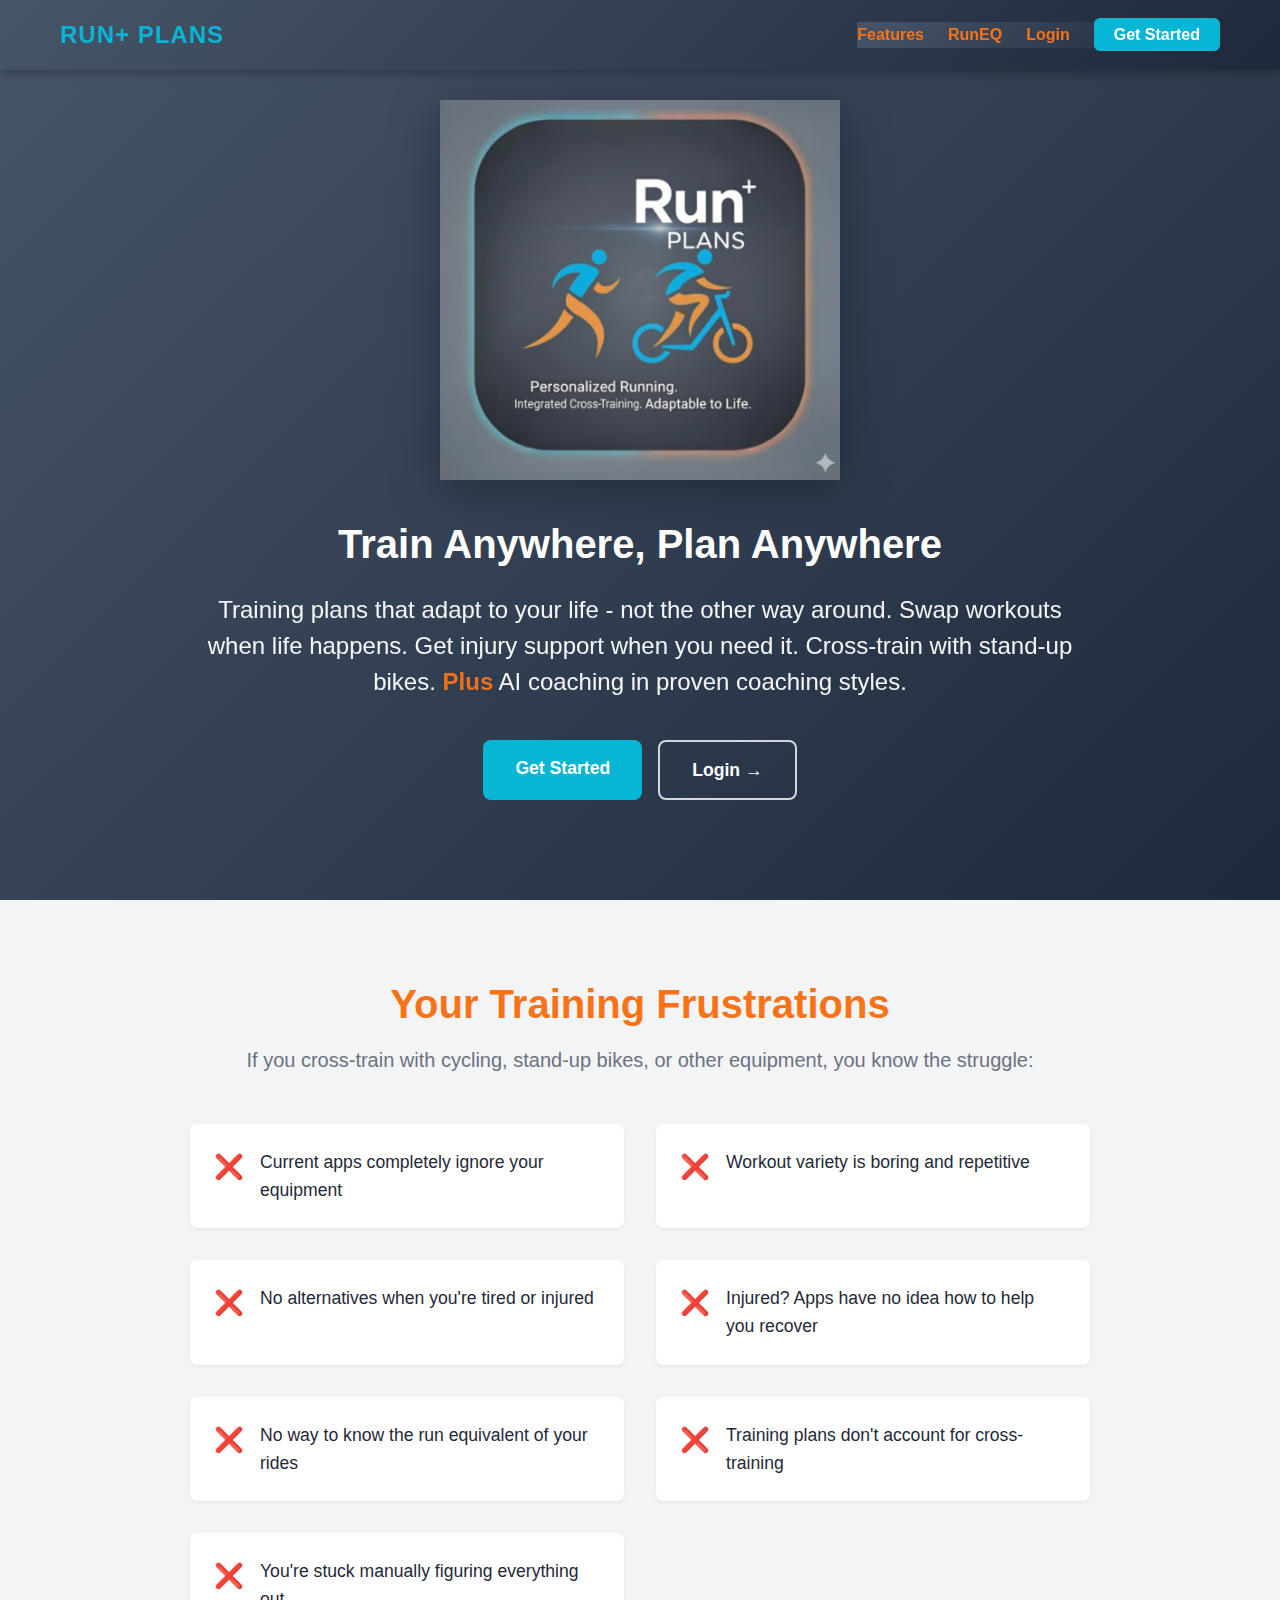
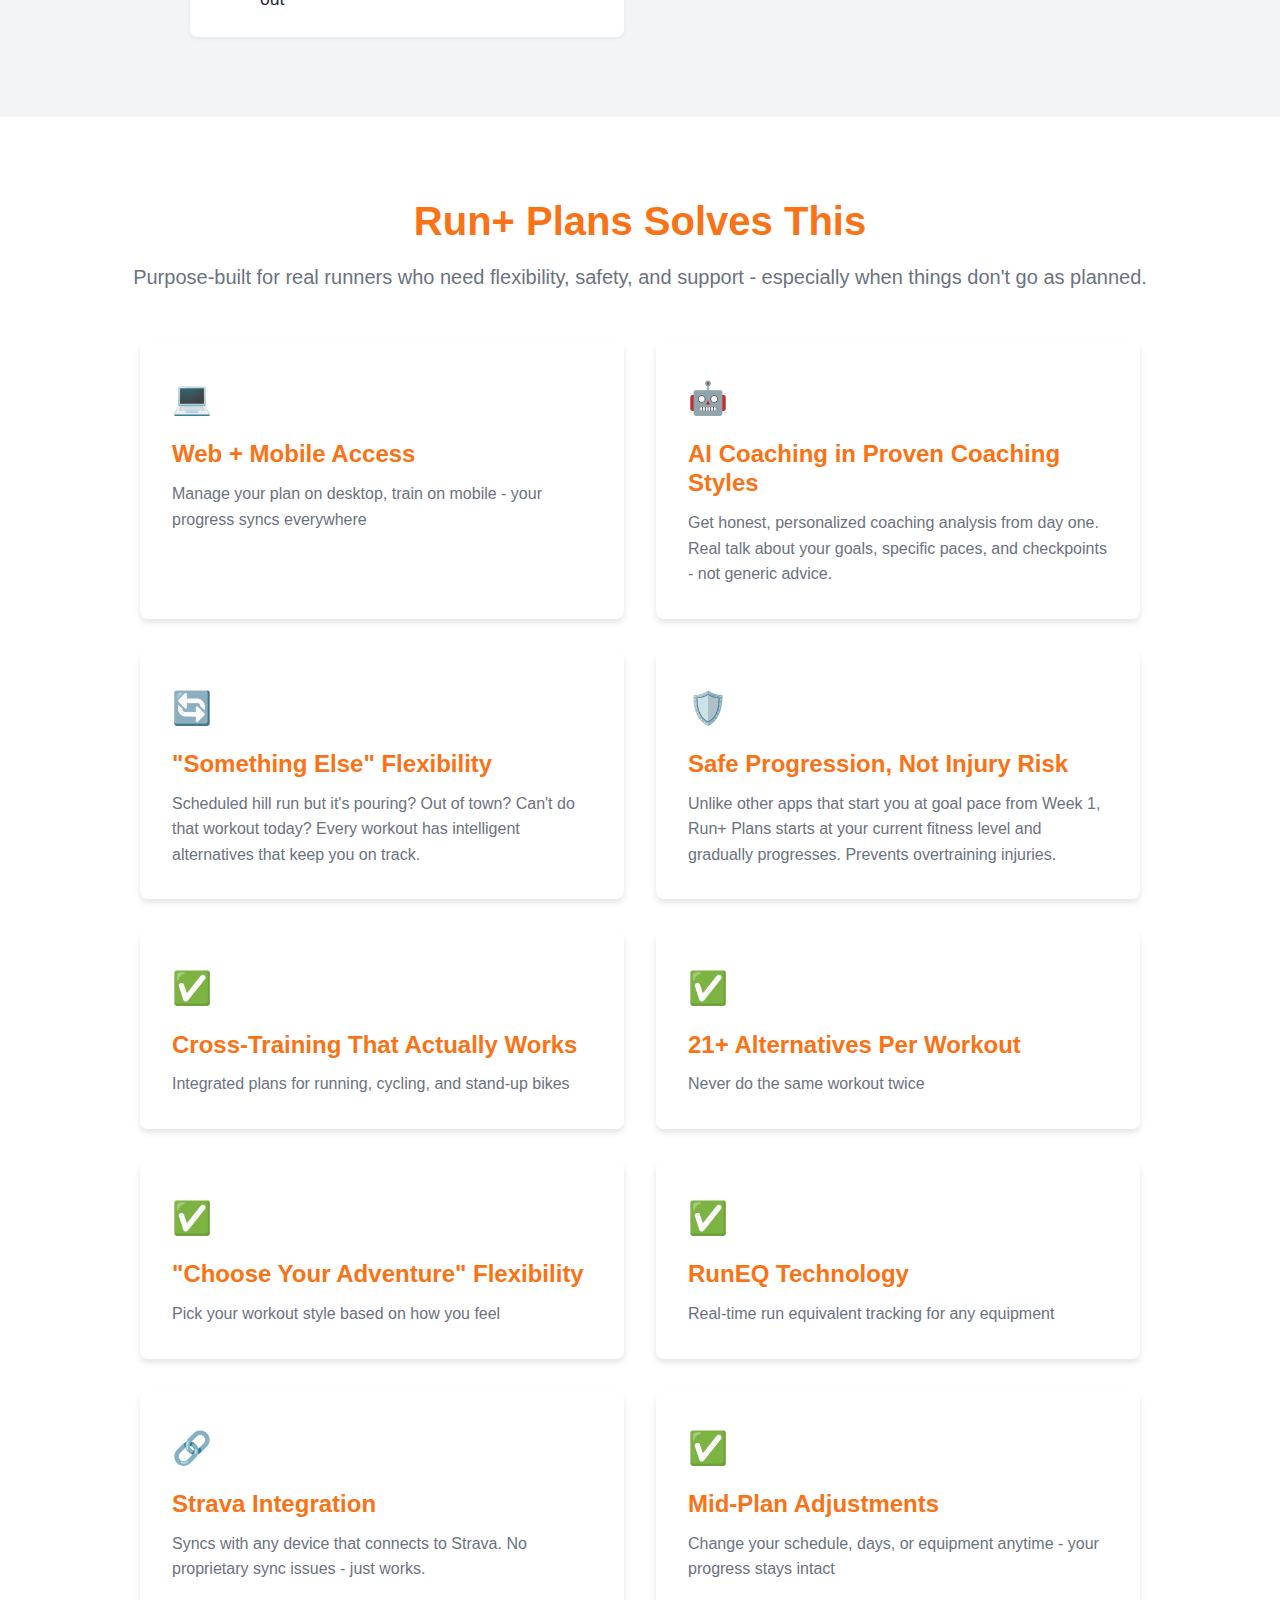
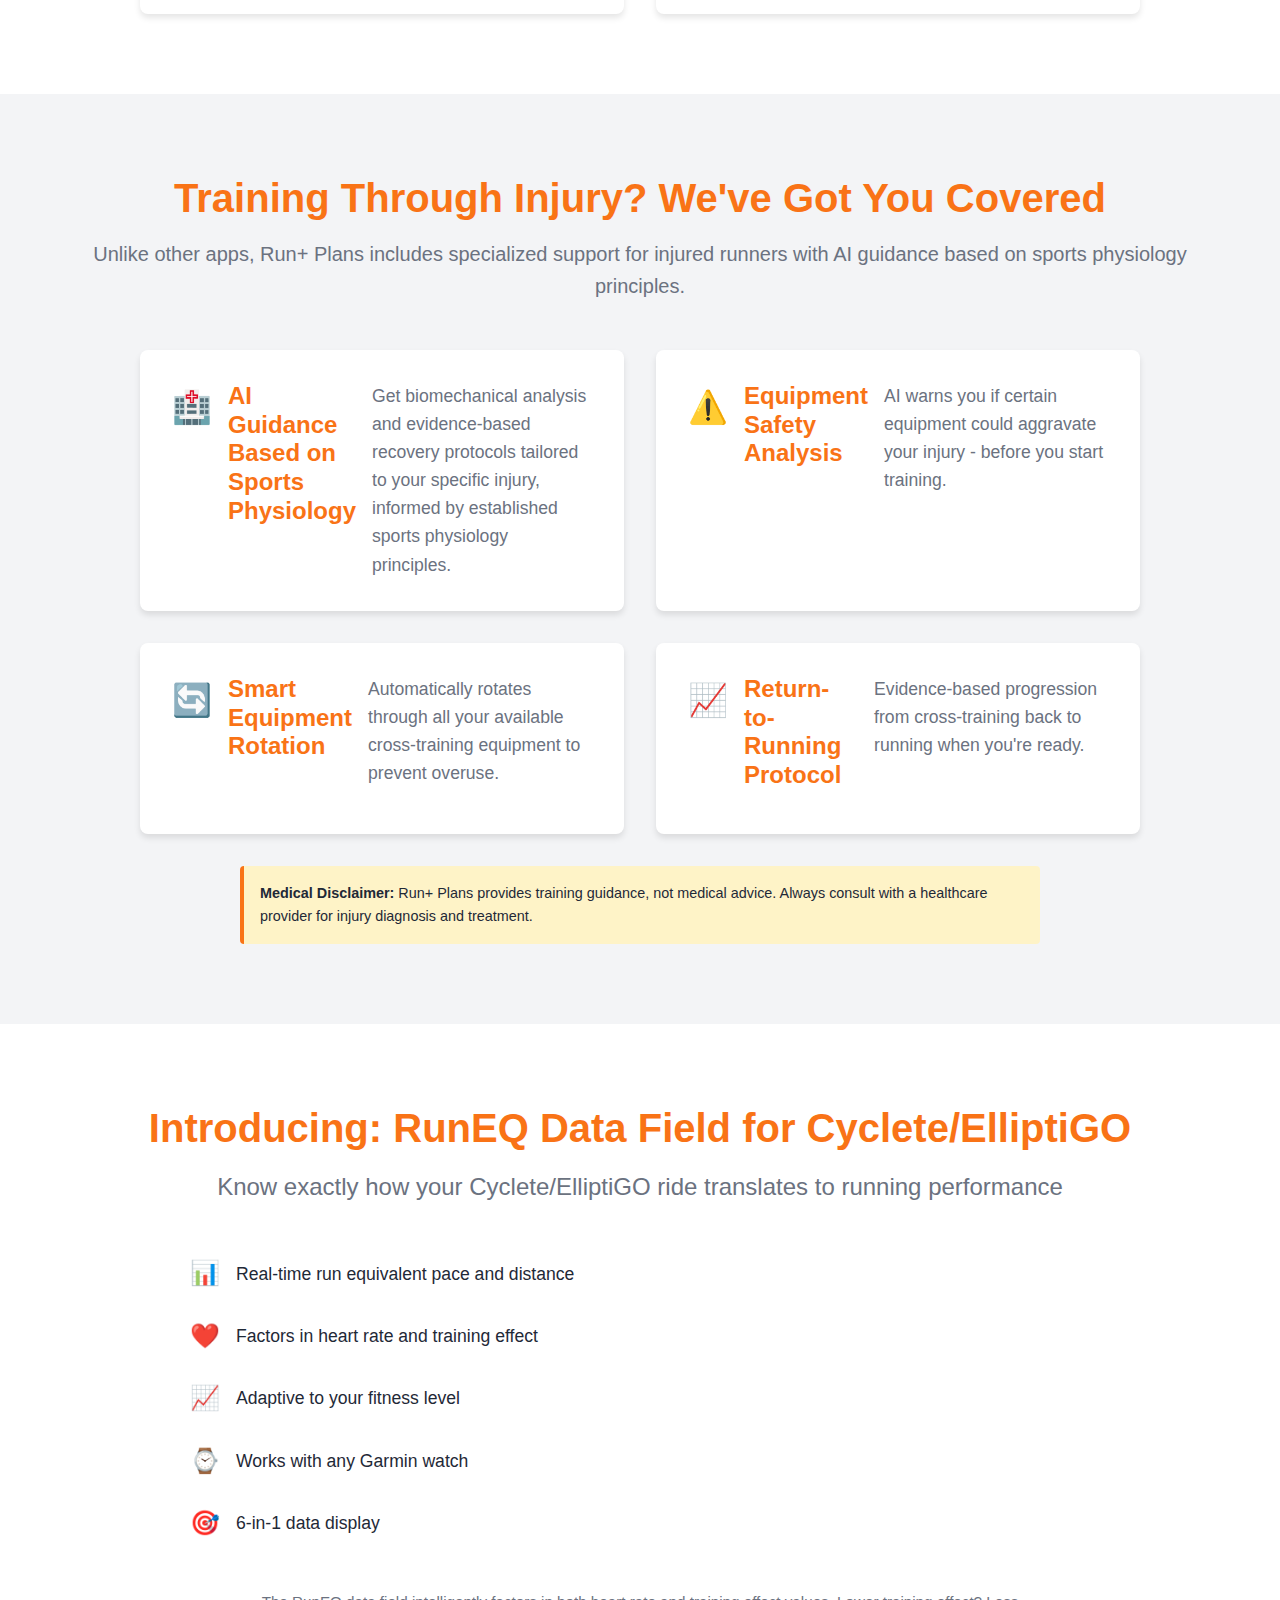
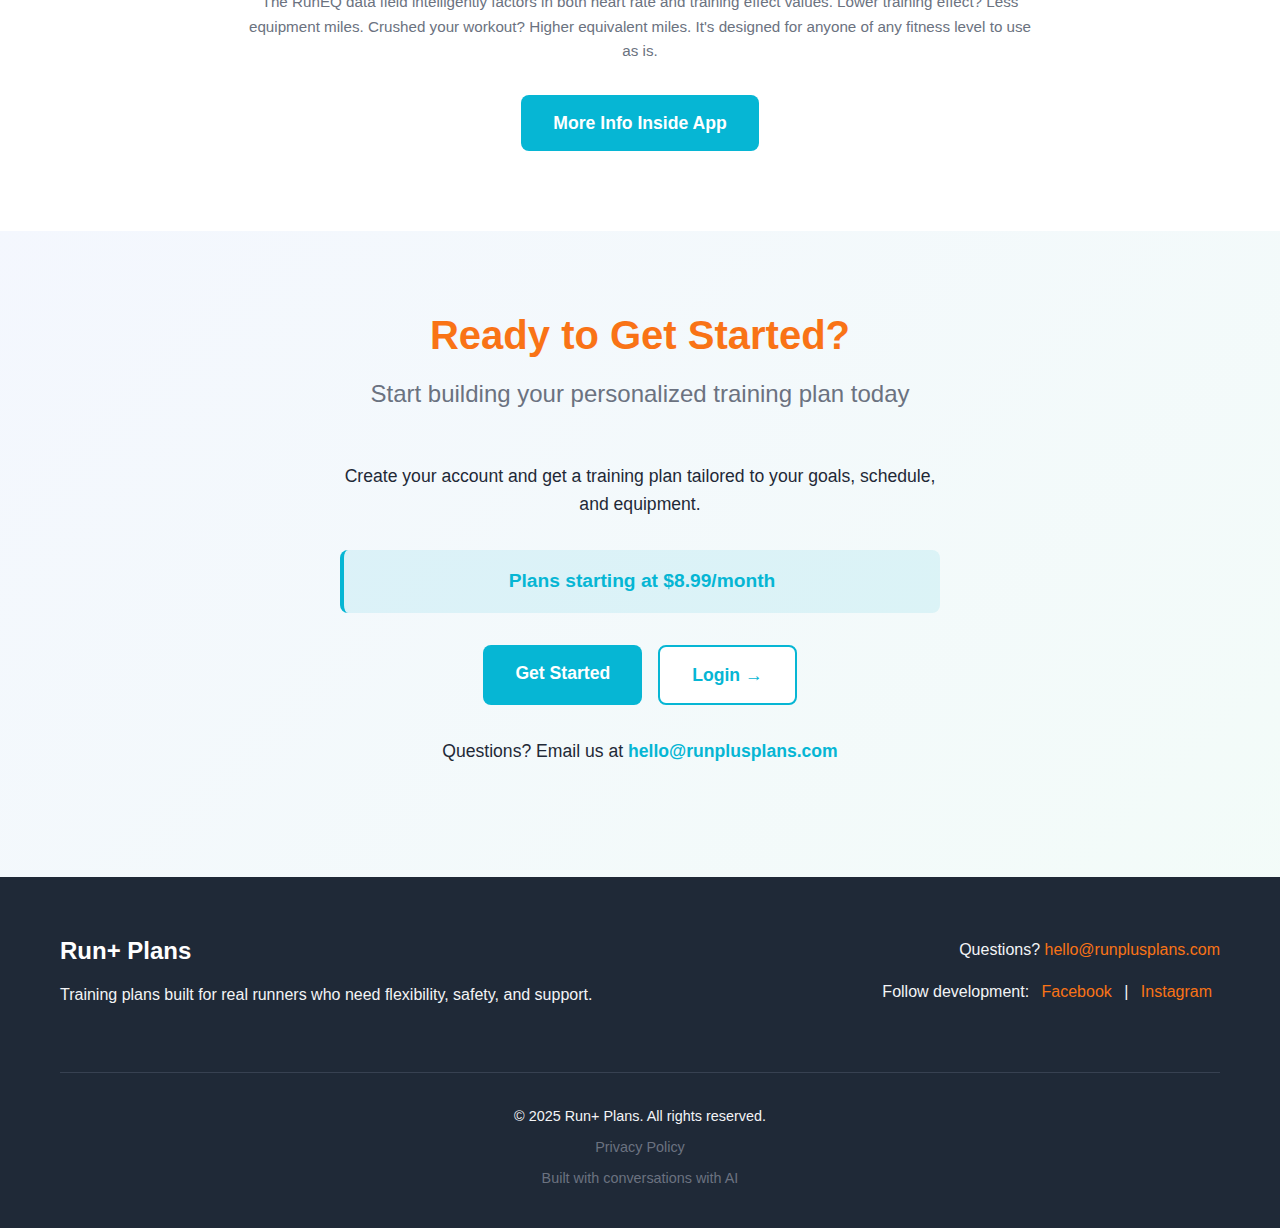
<file: index.html>
<!DOCTYPE html>
<html lang="en">
<head>
    <meta charset="UTF-8">
    <meta name="viewport" content="width=device-width, initial-scale=1.0">
    <meta name="description" content="Training plans that adapt to your life. AI coaching, injured runner support, cross-training for ElliptiGO/Cyclete, and flexible workouts. The training app built for real runners.">
    <meta name="keywords" content="ElliptiGO, Cyclete, training plans, running, cross-training, RunEQ, web training plan, mobile app">

    <!-- Open Graph Meta Tags -->
    <meta property="og:title" content="Run+ Plans - Train Anywhere, Plan Anywhere">
    <meta property="og:description" content="Web + mobile training plans that adapt to your life. Cross-training support for stand-up bikes. Manage your plan on any device.">
    <meta property="og:type" content="website">
    <meta property="og:url" content="https://runplusplans.com">

    <!-- Twitter Card Meta Tags -->
    <meta name="twitter:card" content="summary_large_image">
    <meta name="twitter:title" content="Run+ Plans - Train Anywhere, Plan Anywhere">
    <meta name="twitter:description" content="Web + mobile training plans with cross-training support. Manage your plan on any device.">

    <title>Run+ Plans - Train Anywhere, Plan Anywhere | Web + Mobile Training</title>
    <link rel="stylesheet" href="styles.css">
</head>
<body>

    <!-- NAVIGATION -->
    <nav class="navbar">
        <div class="nav-container">
            <a href="#hero" class="nav-logo">RUN+ PLANS</a>
            <ul class="nav-menu">
                <li class="nav-item"><a href="#features" class="nav-link">Features</a></li>
                <li class="nav-item"><a href="#runeq" class="nav-link">RunEQ</a></li>
                <li class="nav-item"><a href="https://app.runplusplans.com" class="nav-link">Login</a></li>
                <li class="nav-item"><a href="#get-started" class="nav-link nav-cta">Get Started</a></li>
            </ul>
            <div class="hamburger">
                <span class="bar"></span>
                <span class="bar"></span>
                <span class="bar"></span>
            </div>
        </div>
    </nav>

    <!-- SECTION 1: HERO -->
    <section id="hero" class="hero-section">
        <div class="hero-content">
            <img src="images/logo.png" alt="Run+ Plans Logo" class="logo-image">
            <h2 class="headline">Train Anywhere, Plan Anywhere</h2>
            <p class="subheadline">Training plans that adapt to your life - not the other way around. Swap workouts when life happens. Get injury support when you need it. Cross-train with stand-up bikes. <strong class="brand-plus">Plus</strong> AI coaching in proven coaching styles.</p>
            <div class="cta-buttons">
                <a href="https://app.runplusplans.com/auth?mode=signup" class="btn btn-primary">Get Started</a>
                <a href="https://app.runplusplans.com/auth" class="btn btn-secondary">Login →</a>
            </div>
        </div>
    </section>

    <!-- SECTION 2: PROBLEM -->
    <section id="problem" class="problem-section">
        <div class="container">
            <h2>Your Training Frustrations</h2>
            <p class="section-intro">If you cross-train with cycling, stand-up bikes, or other equipment, you know the struggle:</p>
            <div class="problems-grid">
                <div class="problem-item">
                    <span class="icon">❌</span>
                    <p>Current apps completely ignore your equipment</p>
                </div>
                <div class="problem-item">
                    <span class="icon">❌</span>
                    <p>Workout variety is boring and repetitive</p>
                </div>
                <div class="problem-item">
                    <span class="icon">❌</span>
                    <p>No alternatives when you're tired or injured</p>
                </div>
                <div class="problem-item">
                    <span class="icon">❌</span>
                    <p>Injured? Apps have no idea how to help you recover</p>
                </div>
                <div class="problem-item">
                    <span class="icon">❌</span>
                    <p>No way to know the run equivalent of your rides</p>
                </div>
                <div class="problem-item">
                    <span class="icon">❌</span>
                    <p>Training plans don't account for cross-training</p>
                </div>
                <div class="problem-item">
                    <span class="icon">❌</span>
                    <p>You're stuck manually figuring everything out</p>
                </div>
            </div>
        </div>
    </section>

    <!-- SECTION 3: SOLUTION -->
    <section id="features" class="solution-section">
        <div class="container">
            <h2>Run+ Plans Solves This</h2>
            <p class="section-intro">Purpose-built for real runners who need flexibility, safety, and support - especially when things don't go as planned.</p>
            <div class="features-grid">
                <div class="feature-card">
                    <span class="feature-icon">💻</span>
                    <h3>Web + Mobile Access</h3>
                    <p>Manage your plan on desktop, train on mobile - your progress syncs everywhere</p>
                </div>
                <div class="feature-card">
                    <span class="feature-icon">🤖</span>
                    <h3>AI Coaching in Proven Coaching Styles</h3>
                    <p>Get honest, personalized coaching analysis from day one. Real talk about your goals, specific paces, and checkpoints - not generic advice.</p>
                </div>
                <div class="feature-card">
                    <span class="feature-icon">🔄</span>
                    <h3>"Something Else" Flexibility</h3>
                    <p>Scheduled hill run but it's pouring? Out of town? Can't do that workout today? Every workout has intelligent alternatives that keep you on track.</p>
                </div>
                <div class="feature-card">
                    <span class="feature-icon">🛡️</span>
                    <h3>Safe Progression, Not Injury Risk</h3>
                    <p>Unlike other apps that start you at goal pace from Week 1, Run+ Plans starts at your current fitness level and gradually progresses. Prevents overtraining injuries.</p>
                </div>
                <div class="feature-card">
                    <span class="feature-icon">✅</span>
                    <h3>Cross-Training That Actually Works</h3>
                    <p>Integrated plans for running, cycling, and stand-up bikes</p>
                </div>
                <div class="feature-card">
                    <span class="feature-icon">✅</span>
                    <h3>21+ Alternatives Per Workout</h3>
                    <p>Never do the same workout twice</p>
                </div>
                <div class="feature-card">
                    <span class="feature-icon">✅</span>
                    <h3>"Choose Your Adventure" Flexibility</h3>
                    <p>Pick your workout style based on how you feel</p>
                </div>
                <div class="feature-card">
                    <span class="feature-icon">✅</span>
                    <h3>RunEQ Technology</h3>
                    <p>Real-time run equivalent tracking for any equipment</p>
                </div>
                <div class="feature-card">
                    <span class="feature-icon">🔗</span>
                    <h3>Strava Integration</h3>
                    <p>Syncs with any device that connects to Strava. No proprietary sync issues - just works.</p>
                </div>
                <div class="feature-card">
                    <span class="feature-icon">✅</span>
                    <h3>Mid-Plan Adjustments</h3>
                    <p>Change your schedule, days, or equipment anytime - your progress stays intact</p>
                </div>
            </div>
        </div>
    </section>

    <!-- SECTION 4: INJURED RUNNER SUPPORT -->
    <section id="injury-support" class="injury-section">
        <div class="container">
            <h2>Training Through Injury? We've Got You Covered</h2>
            <p class="section-intro">Unlike other apps, Run+ Plans includes specialized support for injured runners with AI guidance based on sports physiology principles.</p>
            
            <div class="injury-features">
                <div class="injury-feature">
                    <span class="icon">🏥</span>
                    <h3>AI Guidance Based on Sports Physiology</h3>
                    <p>Get biomechanical analysis and evidence-based recovery protocols tailored to your specific injury, informed by established sports physiology principles.</p>
                </div>
                <div class="injury-feature">
                    <span class="icon">⚠️</span>
                    <h3>Equipment Safety Analysis</h3>
                    <p>AI warns you if certain equipment could aggravate your injury - before you start training.</p>
                </div>
                <div class="injury-feature">
                    <span class="icon">🔄</span>
                    <h3>Smart Equipment Rotation</h3>
                    <p>Automatically rotates through all your available cross-training equipment to prevent overuse.</p>
                </div>
                <div class="injury-feature">
                    <span class="icon">📈</span>
                    <h3>Return-to-Running Protocol</h3>
                    <p>Evidence-based progression from cross-training back to running when you're ready.</p>
                </div>
            </div>
            
            <p class="injury-note"><strong>Medical Disclaimer:</strong> Run+ Plans provides training guidance, not medical advice. Always consult with a healthcare provider for injury diagnosis and treatment.</p>
        </div>
    </section>

    <!-- SECTION 5: RUNEQ FEATURE HIGHLIGHT -->
    <section id="runeq" class="runeq-section">
        <div class="container">
            <h2>Introducing: RunEQ Data Field for Cyclete/ElliptiGO</h2>
            <p class="section-subheading">Know exactly how your Cyclete/ElliptiGO ride translates to running performance</p>

            <div class="runeq-content">
                <div class="runeq-features">
                    <div class="runeq-feature">
                        <span class="runeq-icon">📊</span>
                        <p>Real-time run equivalent pace and distance</p>
                    </div>
                    <div class="runeq-feature">
                        <span class="runeq-icon">❤️</span>
                        <p>Factors in heart rate and training effect</p>
                    </div>
                    <div class="runeq-feature">
                        <span class="runeq-icon">📈</span>
                        <p>Adaptive to your fitness level</p>
                    </div>
                    <div class="runeq-feature">
                        <span class="runeq-icon">⌚</span>
                        <p>Works with any Garmin watch</p>
                    </div>
                    <div class="runeq-feature">
                        <span class="runeq-icon">🎯</span>
                        <p>6-in-1 data display</p>
                    </div>
                </div>
            </div>

            <p class="runeq-technical">The RunEQ data field intelligently factors in both heart rate and training effect values. Lower training effect? Less equipment miles. Crushed your workout? Higher equivalent miles. It's designed for anyone of any fitness level to use as is.</p>

            <div class="runeq-cta">
                <a href="https://app.runplusplans.com/auth?mode=signup" class="btn btn-primary">More Info Inside App</a>
            </div>
        </div>
    </section>

    <!-- SECTION 6: GET STARTED -->
    <section id="get-started" class="get-started-section">
        <div class="container">
            <h2>Ready to Get Started?</h2>
            <p class="section-subheading">Start building your personalized training plan today</p>
            
            <div class="get-started-content">
                <p>Create your account and get a training plan tailored to your goals, schedule, and equipment.</p>
                <p class="pricing-note"><strong>Plans starting at $8.99/month</strong></p>
                <div class="cta-buttons">
                    <a href="https://app.runplusplans.com/auth?mode=signup" class="btn btn-primary">Get Started</a>
                    <a href="https://app.runplusplans.com" class="btn btn-secondary">Login →</a>
                </div>
                <p class="get-started-note">Questions? Email us at <a href="mailto:hello@runplusplans.com">hello@runplusplans.com</a></p>
            </div>
        </div>
    </section>

    <!-- SECTION 7: FOOTER -->
    <footer class="footer">
        <div class="container">
            <div class="footer-content">
                <div class="footer-left">
                    <h3>Run+ Plans</h3>
                    <p>Training plans built for real runners who need flexibility, safety, and support.</p>
                </div>
                <div class="footer-right">
                    <p class="footer-contact">Questions? <a href="mailto:hello@runplusplans.com">hello@runplusplans.com</a></p>
                    <p class="footer-social">Follow development:
                        <a href="https://www.facebook.com/profile.php?id=61583680539558" target="_blank" rel="noopener noreferrer" class="social-link">Facebook</a> |
                        <a href="https://instagram.com/run.plusplans" target="_blank" rel="noopener noreferrer" class="social-link">Instagram</a>
                    </p>
                </div>
            </div>
            <div class="footer-bottom">
                <p>&copy; 2025 Run+ Plans. All rights reserved.</p>
                <p class="footer-links"><a href="privacy.html">Privacy Policy</a></p>
                <p class="footer-credit">Built with conversations with AI</p>
            </div>
        </div>
    </footer>

    <script src="script.js"></script>
</body>
</html>
</file>
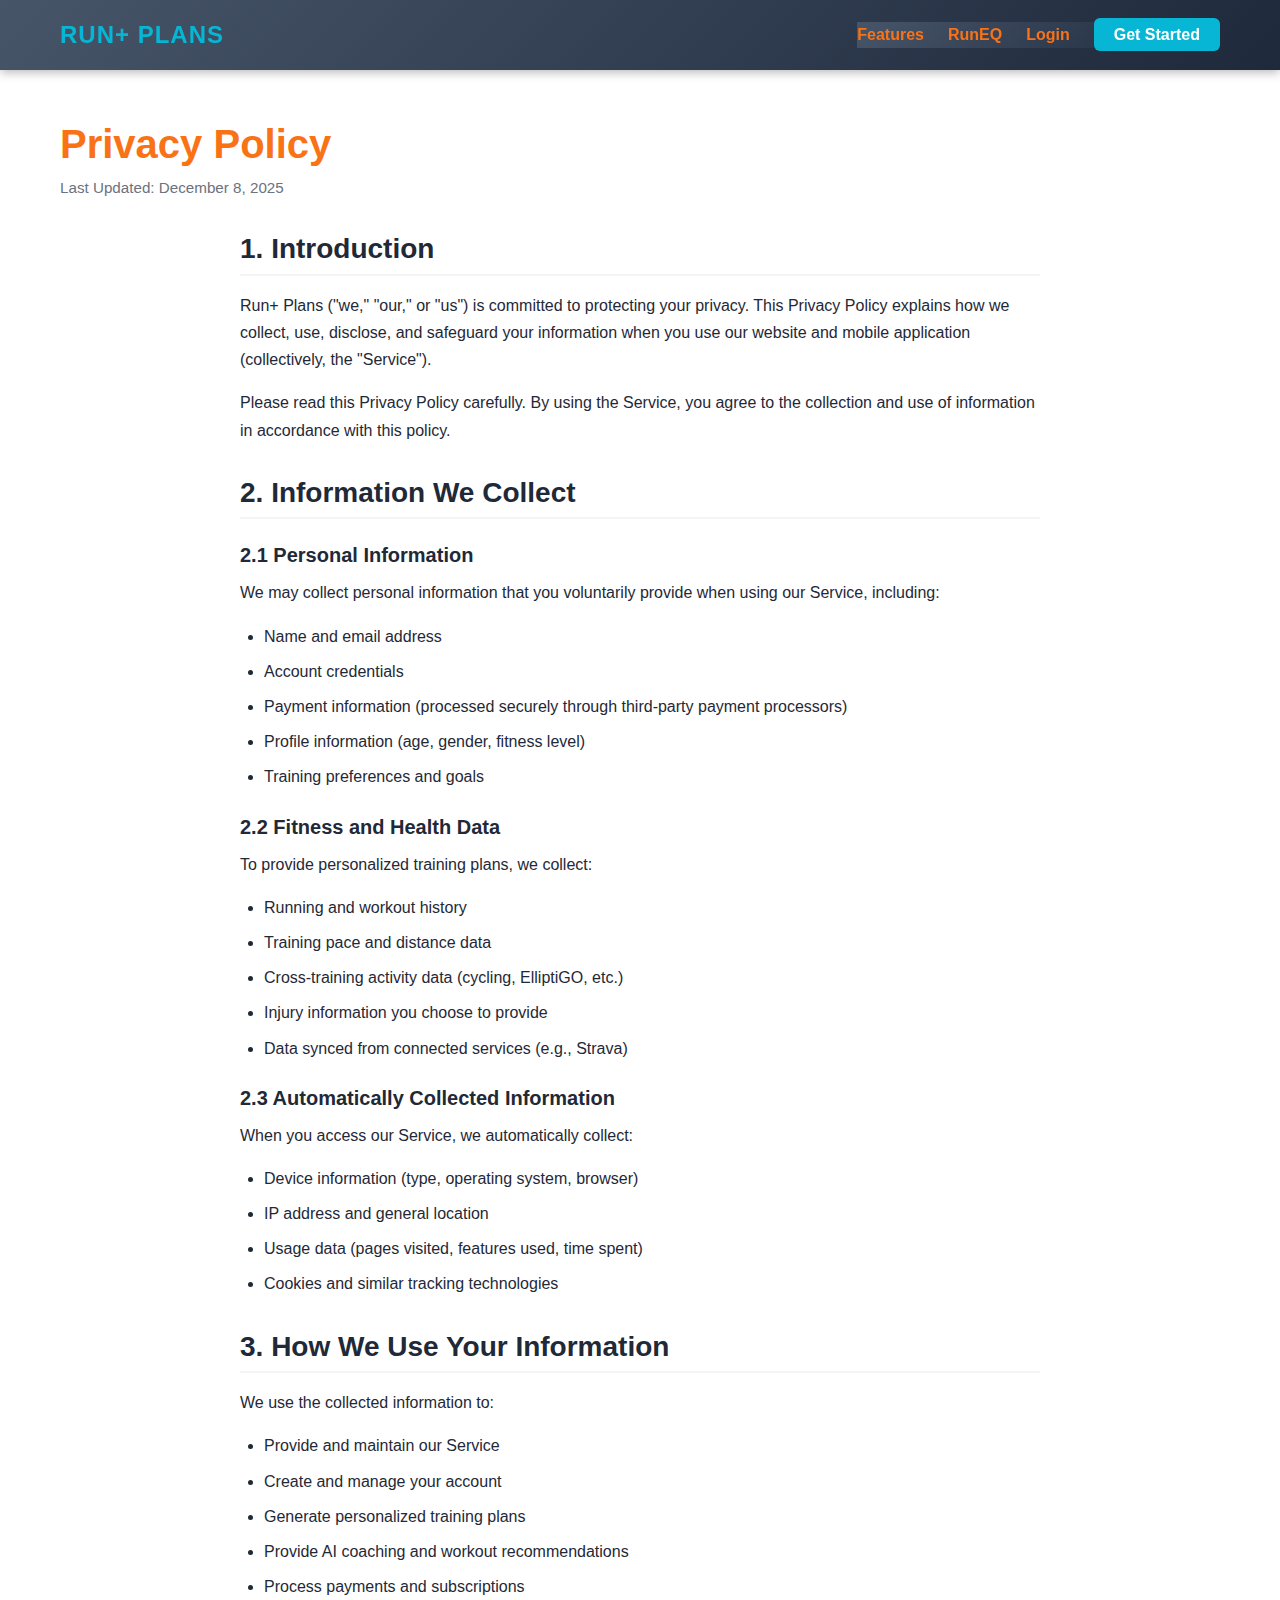
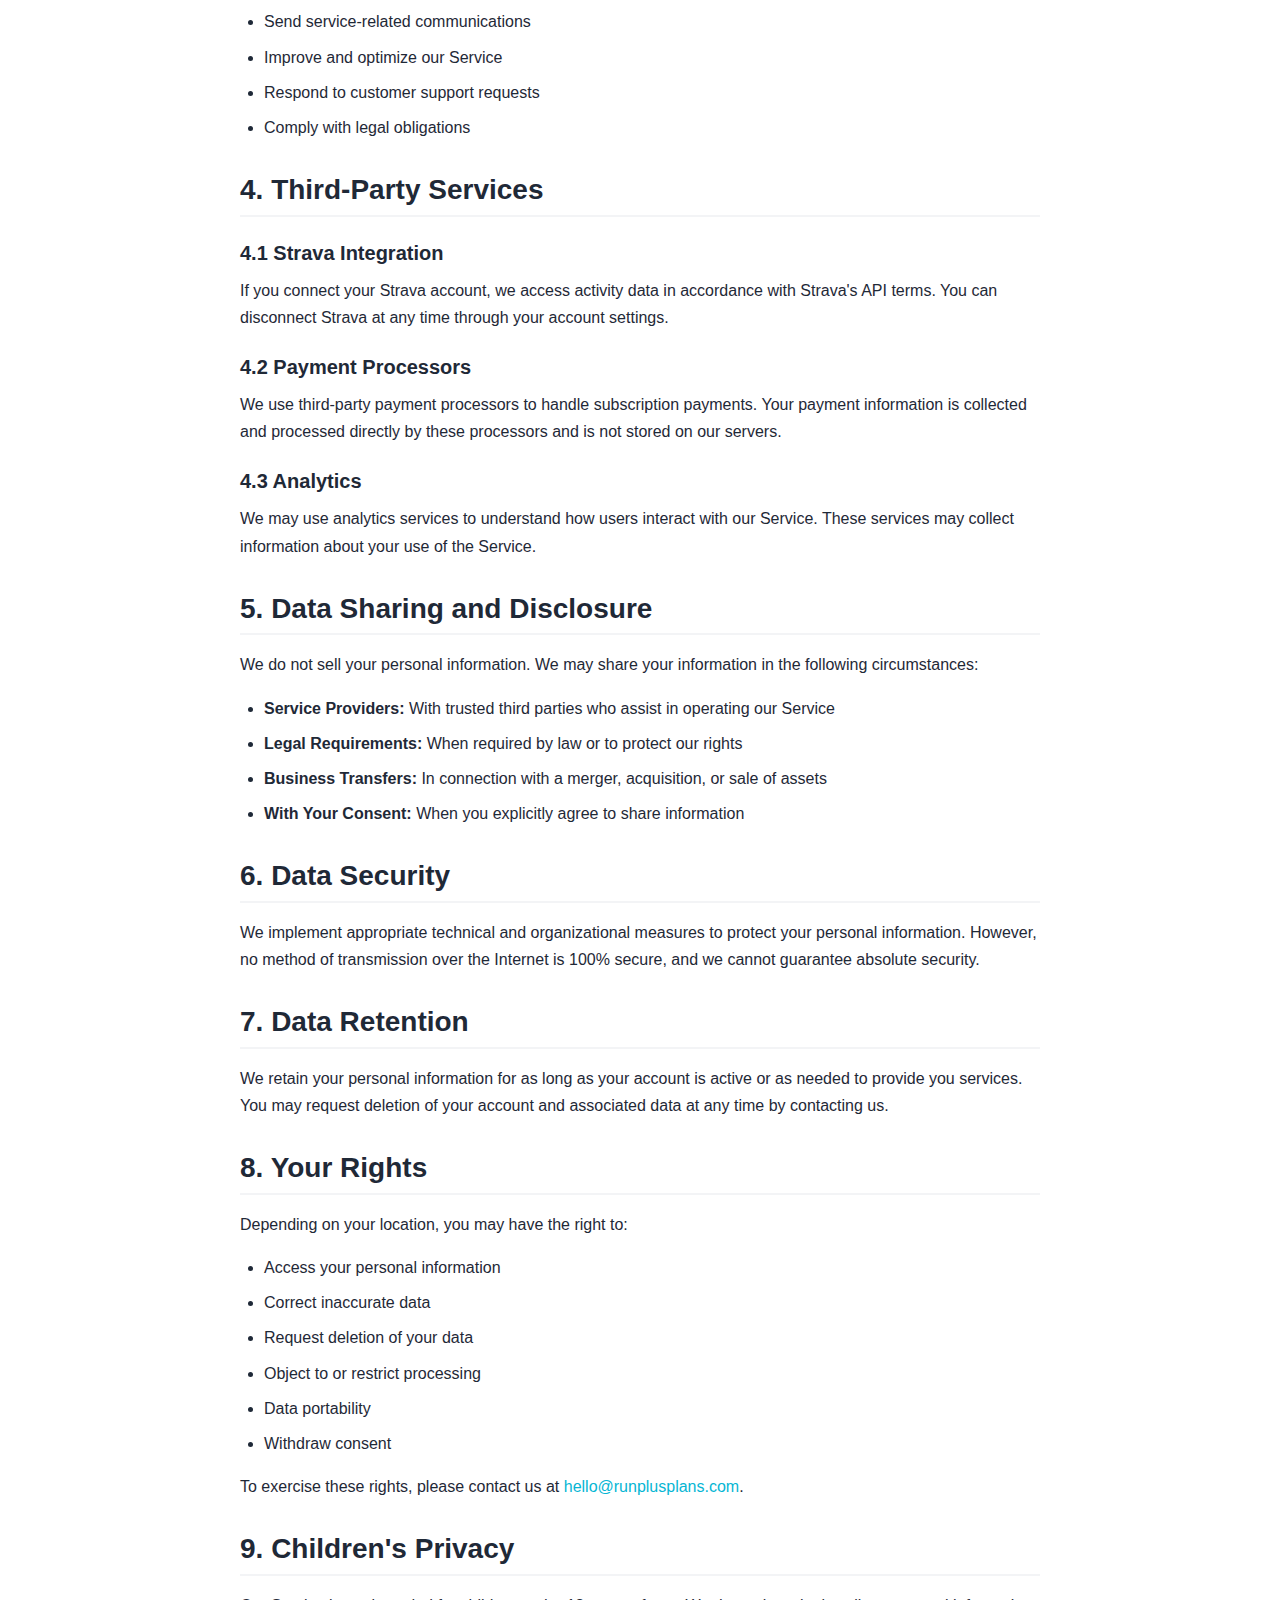
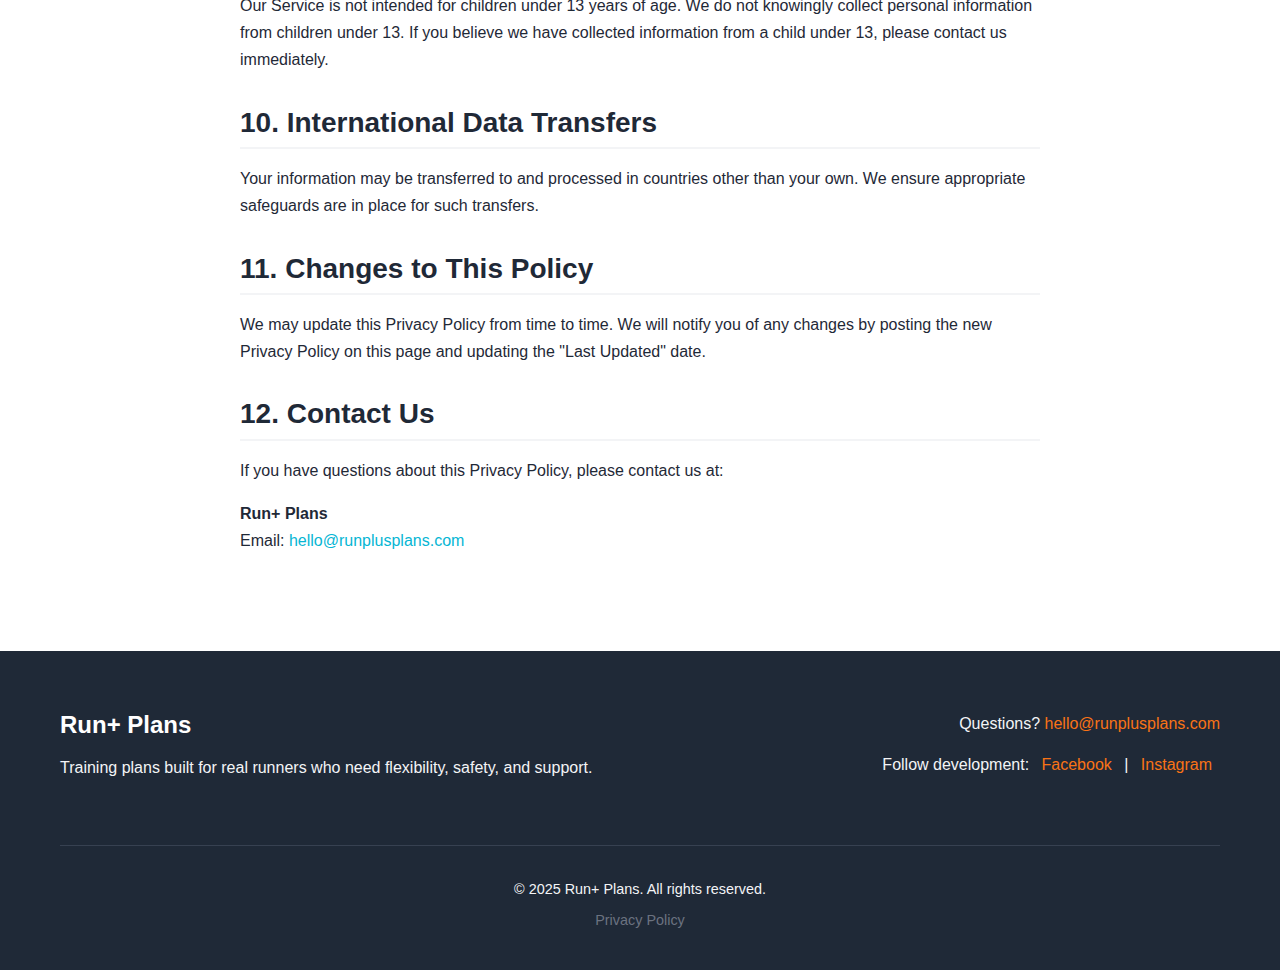
<file: privacy.html>
<!DOCTYPE html>
<html lang="en">
<head>
    <meta charset="UTF-8">
    <meta name="viewport" content="width=device-width, initial-scale=1.0">
    <meta name="description" content="Privacy Policy for Run+ Plans - Learn how we collect, use, and protect your personal information.">
    <title>Privacy Policy - Run+ Plans</title>
    <link rel="stylesheet" href="styles.css">
</head>
<body>

    <!-- NAVIGATION -->
    <nav class="navbar">
        <div class="nav-container">
            <a href="index.html" class="nav-logo">RUN+ PLANS</a>
            <ul class="nav-menu">
                <li class="nav-item"><a href="index.html#features" class="nav-link">Features</a></li>
                <li class="nav-item"><a href="index.html#runeq" class="nav-link">RunEQ</a></li>
                <li class="nav-item"><a href="https://app.runplusplans.com" class="nav-link">Login</a></li>
                <li class="nav-item"><a href="https://app.runplusplans.com/auth?mode=signup" class="nav-link nav-cta">Get Started</a></li>
            </ul>
            <div class="hamburger">
                <span class="bar"></span>
                <span class="bar"></span>
                <span class="bar"></span>
            </div>
        </div>
    </nav>

    <!-- PRIVACY POLICY CONTENT -->
    <section class="legal-section">
        <div class="container">
            <h1>Privacy Policy</h1>
            <p class="legal-updated">Last Updated: December 8, 2025</p>

            <div class="legal-content">
                <h2>1. Introduction</h2>
                <p>Run+ Plans ("we," "our," or "us") is committed to protecting your privacy. This Privacy Policy explains how we collect, use, disclose, and safeguard your information when you use our website and mobile application (collectively, the "Service").</p>
                <p>Please read this Privacy Policy carefully. By using the Service, you agree to the collection and use of information in accordance with this policy.</p>

                <h2>2. Information We Collect</h2>

                <h3>2.1 Personal Information</h3>
                <p>We may collect personal information that you voluntarily provide when using our Service, including:</p>
                <ul>
                    <li>Name and email address</li>
                    <li>Account credentials</li>
                    <li>Payment information (processed securely through third-party payment processors)</li>
                    <li>Profile information (age, gender, fitness level)</li>
                    <li>Training preferences and goals</li>
                </ul>

                <h3>2.2 Fitness and Health Data</h3>
                <p>To provide personalized training plans, we collect:</p>
                <ul>
                    <li>Running and workout history</li>
                    <li>Training pace and distance data</li>
                    <li>Cross-training activity data (cycling, ElliptiGO, etc.)</li>
                    <li>Injury information you choose to provide</li>
                    <li>Data synced from connected services (e.g., Strava)</li>
                </ul>

                <h3>2.3 Automatically Collected Information</h3>
                <p>When you access our Service, we automatically collect:</p>
                <ul>
                    <li>Device information (type, operating system, browser)</li>
                    <li>IP address and general location</li>
                    <li>Usage data (pages visited, features used, time spent)</li>
                    <li>Cookies and similar tracking technologies</li>
                </ul>

                <h2>3. How We Use Your Information</h2>
                <p>We use the collected information to:</p>
                <ul>
                    <li>Provide and maintain our Service</li>
                    <li>Create and manage your account</li>
                    <li>Generate personalized training plans</li>
                    <li>Provide AI coaching and workout recommendations</li>
                    <li>Process payments and subscriptions</li>
                    <li>Send service-related communications</li>
                    <li>Improve and optimize our Service</li>
                    <li>Respond to customer support requests</li>
                    <li>Comply with legal obligations</li>
                </ul>

                <h2>4. Third-Party Services</h2>

                <h3>4.1 Strava Integration</h3>
                <p>If you connect your Strava account, we access activity data in accordance with Strava's API terms. You can disconnect Strava at any time through your account settings.</p>

                <h3>4.2 Payment Processors</h3>
                <p>We use third-party payment processors to handle subscription payments. Your payment information is collected and processed directly by these processors and is not stored on our servers.</p>

                <h3>4.3 Analytics</h3>
                <p>We may use analytics services to understand how users interact with our Service. These services may collect information about your use of the Service.</p>

                <h2>5. Data Sharing and Disclosure</h2>
                <p>We do not sell your personal information. We may share your information in the following circumstances:</p>
                <ul>
                    <li><strong>Service Providers:</strong> With trusted third parties who assist in operating our Service</li>
                    <li><strong>Legal Requirements:</strong> When required by law or to protect our rights</li>
                    <li><strong>Business Transfers:</strong> In connection with a merger, acquisition, or sale of assets</li>
                    <li><strong>With Your Consent:</strong> When you explicitly agree to share information</li>
                </ul>

                <h2>6. Data Security</h2>
                <p>We implement appropriate technical and organizational measures to protect your personal information. However, no method of transmission over the Internet is 100% secure, and we cannot guarantee absolute security.</p>

                <h2>7. Data Retention</h2>
                <p>We retain your personal information for as long as your account is active or as needed to provide you services. You may request deletion of your account and associated data at any time by contacting us.</p>

                <h2>8. Your Rights</h2>
                <p>Depending on your location, you may have the right to:</p>
                <ul>
                    <li>Access your personal information</li>
                    <li>Correct inaccurate data</li>
                    <li>Request deletion of your data</li>
                    <li>Object to or restrict processing</li>
                    <li>Data portability</li>
                    <li>Withdraw consent</li>
                </ul>
                <p>To exercise these rights, please contact us at <a href="mailto:hello@runplusplans.com">hello@runplusplans.com</a>.</p>

                <h2>9. Children's Privacy</h2>
                <p>Our Service is not intended for children under 13 years of age. We do not knowingly collect personal information from children under 13. If you believe we have collected information from a child under 13, please contact us immediately.</p>

                <h2>10. International Data Transfers</h2>
                <p>Your information may be transferred to and processed in countries other than your own. We ensure appropriate safeguards are in place for such transfers.</p>

                <h2>11. Changes to This Policy</h2>
                <p>We may update this Privacy Policy from time to time. We will notify you of any changes by posting the new Privacy Policy on this page and updating the "Last Updated" date.</p>

                <h2>12. Contact Us</h2>
                <p>If you have questions about this Privacy Policy, please contact us at:</p>
                <p>
                    <strong>Run+ Plans</strong><br>
                    Email: <a href="mailto:hello@runplusplans.com">hello@runplusplans.com</a>
                </p>
            </div>
        </div>
    </section>

    <!-- FOOTER -->
    <footer class="footer">
        <div class="container">
            <div class="footer-content">
                <div class="footer-left">
                    <h3>Run+ Plans</h3>
                    <p>Training plans built for real runners who need flexibility, safety, and support.</p>
                </div>
                <div class="footer-right">
                    <p class="footer-contact">Questions? <a href="mailto:hello@runplusplans.com">hello@runplusplans.com</a></p>
                    <p class="footer-social">Follow development:
                        <a href="https://www.facebook.com/profile.php?id=61583680539558" target="_blank" rel="noopener noreferrer" class="social-link">Facebook</a> |
                        <a href="https://instagram.com/run.plusplans" target="_blank" rel="noopener noreferrer" class="social-link">Instagram</a>
                    </p>
                </div>
            </div>
            <div class="footer-bottom">
                <p>&copy; 2025 Run+ Plans. All rights reserved.</p>
                <p class="footer-links"><a href="privacy.html">Privacy Policy</a></p>
            </div>
        </div>
    </footer>

    <script src="script.js"></script>
</body>
</html>
</file>
<file: styles.css>
/* ===================
   CSS RESET & BASE
   =================== */

* {
    margin: 0;
    padding: 0;
    box-sizing: border-box;
}

html {
    scroll-behavior: smooth;
}

body {
    font-family: 'Inter', -apple-system, BlinkMacSystemFont, 'Segoe UI', Roboto, sans-serif;
    color: #1f2937;
    line-height: 1.6;
    font-size: 16px;
}

/* ===================
   COLOR VARIABLES
   =================== */

:root {
    --primary: #06b6d4;
    --secondary: #f97316;
    --accent: #22d3ee;
    --bg-white: #ffffff;
    --text-dark: #1f2937;
    --bg-light: #f3f4f6;
    --text-light: #6b7280;
    --dark-gray: #374151;
    --charcoal: #2d3748;
}

/* ===================
   TYPOGRAPHY - MOBILE FIRST
   =================== */

h1, h2, h3, h4, h5, h6 {
    line-height: 1.2;
    font-weight: 700;
}

h2 {
    font-size: 1.75rem;
    margin-bottom: 1rem;
    color: var(--secondary);
}

h3 {
    font-size: 1.25rem;
    margin-bottom: 0.5rem;
}

p {
    margin-bottom: 1rem;
}

/* ===================
   LAYOUT - MOBILE FIRST
   =================== */

.container {
    max-width: 1200px;
    margin: 0 auto;
    padding: 0 20px;
}

section {
    padding: 60px 20px;
    scroll-margin-top: 70px;
}

.section-intro {
    font-size: 1.1rem;
    color: var(--text-light);
    margin-bottom: 2rem;
    text-align: center;
}

.section-subheading {
    font-size: 1.25rem;
    color: var(--text-light);
    margin-bottom: 2rem;
    text-align: center;
}

/* ===================
   BUTTONS - MOBILE FIRST
   =================== */

.btn {
    display: inline-block;
    padding: 12px 24px;
    border-radius: 8px;
    text-decoration: none;
    font-weight: 600;
    font-size: 1rem;
    transition: all 0.3s ease;
    cursor: pointer;
    border: none;
    width: 100%;
    text-align: center;
}

.btn-primary {
    background: var(--primary);
    color: white;
}

.btn-primary:hover {
    background: #1d4ed8;
    transform: translateY(-2px);
    box-shadow: 0 4px 12px rgba(37, 99, 235, 0.3);
}

.btn-secondary {
    background: transparent;
    color: white;
    border: 2px solid rgba(255, 255, 255, 0.8);
}

.btn-secondary:hover {
    background: rgba(255, 255, 255, 0.15);
    border-color: white;
    transform: translateY(-2px);
}

.cta-buttons {
    display: flex;
    gap: 1rem;
    justify-content: center;
    flex-wrap: wrap;
    flex-direction: column;
}

/* ===================
   NAVIGATION - MOBILE FIRST
   =================== */

.navbar {
    position: fixed;
    top: 0;
    width: 100%;
    background: linear-gradient(135deg, #475569 0%, #1e293b 100%);
    box-shadow: 0 2px 10px rgba(0, 0, 0, 0.3);
    z-index: 1000;
}

.nav-container {
    max-width: 1200px;
    margin: 0 auto;
    padding: 0 20px;
    display: flex;
    justify-content: space-between;
    align-items: center;
    height: 70px;
}

.nav-logo {
    font-size: 1.25rem;
    font-weight: 800;
    letter-spacing: 1px;
    color: var(--primary);
    text-decoration: none;
    transition: color 0.3s ease;
}

.nav-logo:hover {
    color: white;
}

.nav-menu {
    position: fixed;
    left: -100%;
    top: 70px;
    flex-direction: column;
    background: linear-gradient(135deg, #475569 0%, #1e293b 100%);
    width: 100%;
    text-align: center;
    transition: 0.3s;
    box-shadow: 0 10px 27px rgba(0, 0, 0, 0.3);
    padding: 2rem 0;
    list-style: none;
}

.nav-menu.active {
    left: 0;
}

.nav-item {
    margin: 1rem 0;
}

.nav-link {
    color: var(--secondary);
    text-decoration: none;
    font-weight: 600;
    font-size: 1.1rem;
    transition: color 0.3s ease;
    padding: 8px 0;
    position: relative;
}

.nav-link:hover {
    color: white;
}

.nav-cta {
    background: var(--primary);
    color: white !important;
    padding: 8px 20px !important;
    border-radius: 6px;
    transition: all 0.3s ease;
}

.nav-cta:hover {
    background: var(--secondary);
}

.hamburger {
    display: flex;
    flex-direction: column;
    cursor: pointer;
}

.hamburger .bar {
    width: 25px;
    height: 3px;
    background: white;
    margin: 3px 0;
    transition: 0.3s;
    border-radius: 3px;
}

/* ===================
   HERO SECTION - MOBILE FIRST
   =================== */

.hero-section {
    min-height: auto;
    display: flex;
    align-items: center;
    justify-content: center;
    text-align: center;
    background: linear-gradient(135deg, #475569 0%, #1e293b 100%);
    color: white;
    padding: 80px 20px 60px;
}

.hero-content {
    max-width: 900px;
}

.logo {
    font-size: 1.5rem;
    font-weight: 800;
    letter-spacing: 2px;
    margin-bottom: 1.5rem;
}

.logo-image {
    max-width: 220px;
    width: 100%;
    height: auto;
    margin-bottom: 2rem;
    filter: drop-shadow(0 10px 25px rgba(0, 0, 0, 0.3));
}

.headline {
    font-size: 1.5rem;
    font-weight: 700;
    margin-bottom: 1.5rem;
    line-height: 1.2;
    color: white;
}

.subheadline {
    font-size: 1rem;
    margin-bottom: 2.5rem;
    opacity: 0.95;
    line-height: 1.5;
}

.brand-plus {
    color: var(--secondary);
    font-weight: 700;
}

/* ===================
   PROBLEM SECTION - MOBILE FIRST
   =================== */

.problem-section {
    background: var(--bg-light);
    text-align: center;
}

.problems-grid {
    display: grid;
    grid-template-columns: 1fr;
    gap: 1.5rem;
    max-width: 900px;
    margin: 0 auto;
}

.problem-item {
    display: flex;
    align-items: flex-start;
    gap: 1rem;
    text-align: left;
    padding: 1.5rem;
    background: white;
    border-radius: 8px;
    box-shadow: 0 2px 4px rgba(0, 0, 0, 0.05);
}

.problem-item .icon {
    font-size: 1.5rem;
    flex-shrink: 0;
}

.problem-item p {
    font-size: 1rem;
    margin: 0;
}

/* ===================
   SOLUTION SECTION - MOBILE FIRST
   =================== */

.solution-section {
    background: var(--bg-white);
    text-align: center;
}

.features-grid {
    display: grid;
    grid-template-columns: 1fr;
    gap: 1.5rem;
    max-width: 1000px;
    margin: 0 auto;
}

.feature-card {
    padding: 1.5rem;
    background: white;
    border-radius: 8px;
    box-shadow: 0 4px 6px rgba(0, 0, 0, 0.1);
    text-align: left;
    transition: transform 0.3s ease, box-shadow 0.3s ease;
}

.feature-card:hover {
    transform: translateY(-4px);
    box-shadow: 0 8px 16px rgba(0, 0, 0, 0.15);
}

.feature-icon {
    font-size: 2rem;
    display: block;
    margin-bottom: 1rem;
}

.feature-card h3 {
    color: var(--secondary);
    margin-bottom: 0.75rem;
}

.feature-card p {
    color: var(--text-light);
    margin: 0;
}

/* ===================
   SCREENSHOTS SECTION - MOBILE FIRST
   =================== */

.screenshots-section {
    background: var(--bg-white);
    text-align: center;
}

.screenshots-placeholder {
    min-height: 250px;
    display: flex;
    align-items: center;
    justify-content: center;
    background: var(--bg-light);
    border-radius: 8px;
    border: 2px dashed var(--text-light);
}

.screenshots-placeholder p {
    color: var(--text-light);
    font-size: 1rem;
    font-style: italic;
}

/* ===================
   DEMO SECTION - MOBILE FIRST
   =================== */

.demo-section {
    background: var(--bg-light);
    text-align: center;
}

.demo-placeholder {
    min-height: 300px;
    display: flex;
    align-items: center;
    justify-content: center;
    background: white;
    border-radius: 8px;
    border: 2px dashed var(--text-light);
}

.demo-placeholder p {
    color: var(--text-light);
    font-size: 1rem;
    font-style: italic;
}

/* ===================
   TESTIMONIALS SECTION - MOBILE FIRST
   =================== */

.testimonials-section {
    background: var(--bg-light);
    text-align: center;
}

.testimonials-grid {
    display: grid;
    grid-template-columns: 1fr;
    gap: 1.5rem;
    max-width: 1200px;
    margin: 0 auto;
}

.testimonial-card {
    background: white;
    border-radius: 8px;
    padding: 1.5rem;
    box-shadow: 0 4px 6px rgba(0, 0, 0, 0.1);
    border-left: 4px solid var(--secondary);
    text-align: left;
}

.testimonial-image {
    margin-bottom: 1.5rem;
    border-radius: 8px;
    overflow: hidden;
}

.testimonial-image img {
    width: 100%;
    height: 200px;
    object-fit: cover;
    display: block;
}

blockquote {
    margin: 0;
}

.quote {
    font-size: 1.1rem;
    font-weight: 600;
    color: var(--secondary);
    margin-bottom: 1rem;
    line-height: 1.4;
}

.context {
    font-size: 0.95rem;
    color: var(--text-light);
    margin-bottom: 1.5rem;
    font-style: italic;
}

.attribution {
    font-size: 0.85rem;
    color: var(--text-dark);
    font-weight: 600;
    margin: 0;
}

/* ===================
   INJURY SUPPORT SECTION - MOBILE FIRST
   =================== */

.injury-section {
    background: var(--bg-light);
    text-align: center;
}

.injury-features {
    display: grid;
    grid-template-columns: 1fr;
    gap: 1.5rem;
    max-width: 1000px;
    margin: 0 auto 2rem;
}

.injury-feature {
    display: flex;
    align-items: flex-start;
    gap: 1rem;
    text-align: left;
    padding: 1.5rem;
    background: white;
    border-radius: 8px;
    box-shadow: 0 4px 6px rgba(0, 0, 0, 0.1);
    transition: transform 0.3s ease, box-shadow 0.3s ease;
}

.injury-feature:hover {
    transform: translateY(-4px);
    box-shadow: 0 8px 16px rgba(0, 0, 0, 0.15);
}

.injury-feature .icon {
    font-size: 2rem;
    flex-shrink: 0;
}

.injury-feature h3 {
    color: var(--secondary);
    margin-bottom: 0.75rem;
    font-size: 1.25rem;
}

.injury-feature p {
    color: var(--text-light);
    margin: 0;
    font-size: 1rem;
}

.injury-note {
    max-width: 800px;
    margin: 2rem auto 0;
    padding: 1rem;
    background: #fef3c7;
    border-left: 4px solid var(--secondary);
    border-radius: 4px;
    font-size: 0.9rem;
    color: var(--text-dark);
    text-align: left;
}

/* ===================
   RUNEQ SECTION - MOBILE FIRST
   =================== */

.runeq-section {
    background: var(--bg-white);
    text-align: center;
}

.runeq-content {
    max-width: 800px;
    margin: 0 auto 2rem;
}

.runeq-image img {
    width: 100%;
    max-width: 100%;
    height: auto;
    border-radius: 8px;
    box-shadow: 0 8px 16px rgba(0, 0, 0, 0.15);
}

.runeq-features {
    text-align: left;
}

.runeq-feature {
    display: flex;
    align-items: center;
    gap: 1rem;
    margin-bottom: 1.5rem;
}

.runeq-icon {
    font-size: 1.5rem;
    flex-shrink: 0;
}

.runeq-feature p {
    font-size: 1rem;
    margin: 0;
}

.runeq-technical {
    max-width: 800px;
    margin: 0 auto 2rem;
    font-size: 0.9rem;
    color: var(--text-light);
    line-height: 1.6;
}

.runeq-cta {
    margin-top: 2rem;
}

/* ===================
   GET STARTED SECTION - MOBILE FIRST
   =================== */

.get-started-section {
    background: linear-gradient(135deg, rgba(37, 99, 235, 0.05) 0%, rgba(16, 185, 129, 0.05) 100%);
    text-align: center;
}

.get-started-content {
    max-width: 600px;
    margin: 0 auto;
}

.get-started-content p {
    font-size: 1.1rem;
    color: var(--text-dark);
    margin-bottom: 2rem;
    line-height: 1.6;
}

.get-started-section .btn-secondary {
    background: white;
    color: var(--primary);
    border: 2px solid var(--primary);
}

.get-started-section .btn-secondary:hover {
    background: var(--primary);
    color: white;
    border-color: var(--primary);
}

.pricing-note {
    font-size: 1.1rem;
    color: var(--text-dark);
    margin: 1.5rem 0;
    padding: 1rem;
    background: rgba(6, 182, 212, 0.1);
    border-radius: 8px;
    border-left: 4px solid var(--primary);
}

.pricing-note strong {
    color: var(--primary);
    font-size: 1.2rem;
}

.get-started-note {
    margin-top: 2rem;
    font-size: 0.95rem;
    color: var(--text-light);
}

.get-started-note a {
    color: var(--primary);
    text-decoration: none;
    font-weight: 600;
}

.get-started-note a:hover {
    text-decoration: underline;
}

/* ===================
   BETA SIGNUP SECTION - MOBILE FIRST (Legacy - keeping for reference)
   =================== */

.beta-signup-section {
    background: linear-gradient(135deg, rgba(37, 99, 235, 0.05) 0%, rgba(16, 185, 129, 0.05) 100%);
    text-align: center;
}

.beta-benefits {
    display: flex;
    justify-content: center;
    flex-wrap: wrap;
    gap: 1.5rem;
    margin-bottom: 2rem;
    flex-direction: column;
    align-items: flex-start;
    padding: 0 20px;
}

.benefit-item {
    display: flex;
    align-items: center;
    gap: 0.5rem;
}

.benefit-icon {
    font-size: 1.25rem;
}

.benefit-item p {
    margin: 0;
    font-weight: 600;
}

.form-container {
    max-width: 600px;
    margin: 0 auto;
    background: white;
    padding: 1.5rem;
    border-radius: 8px;
    box-shadow: 0 8px 16px rgba(0, 0, 0, 0.1);
}

.form-group {
    margin-bottom: 1.5rem;
    text-align: left;
}

.form-group label {
    display: block;
    margin-bottom: 0.5rem;
    font-weight: 600;
    color: var(--text-dark);
}

.form-group input,
.form-group select,
.form-group textarea {
    width: 100%;
    padding: 12px;
    border: 2px solid #e5e7eb;
    border-radius: 8px;
    font-size: 1rem;
    font-family: inherit;
    transition: border-color 0.3s ease;
}

.form-group input:focus,
.form-group select:focus,
.form-group textarea:focus {
    outline: none;
    border-color: var(--primary);
}

.form-group textarea {
    resize: vertical;
}

.btn-submit {
    width: 100%;
    font-size: 1.1rem;
    padding: 16px;
    margin-top: 1rem;
}

.privacy-note {
    font-size: 0.85rem;
    color: var(--text-light);
    margin-top: 1.5rem;
    text-align: center;
}

.form-message {
    padding: 2rem;
    border-radius: 8px;
    text-align: center;
}

.success-message {
    background: #d1fae5;
    border: 2px solid var(--secondary);
}

.success-message h3 {
    color: var(--secondary);
}

.error-message {
    background: #fee2e2;
    border: 2px solid #ef4444;
}

.error-message h3 {
    color: #ef4444;
}

.error-message a {
    color: var(--primary);
}

/* ===================
   FOOTER - MOBILE FIRST
   =================== */

.footer {
    background: var(--text-dark);
    color: var(--bg-light);
    padding: 60px 20px 30px;
}

.footer-content {
    display: grid;
    grid-template-columns: 1fr;
    gap: 2rem;
    margin-bottom: 2rem;
    max-width: 1200px;
    margin: 0 auto 2rem;
}

.footer-left h3 {
    color: white;
    margin-bottom: 1rem;
}

.footer-left p {
    line-height: 1.6;
}

.footer-right {
    text-align: left;
}

.footer-contact,
.footer-social {
    margin-bottom: 1rem;
}

.footer-contact a,
.footer-social a {
    color: var(--secondary);
    text-decoration: none;
    transition: color 0.3s ease;
}

.footer-contact a:hover,
.footer-social a:hover {
    color: var(--primary);
}

.social-link {
    margin: 0 0.5rem;
}

.footer-bottom {
    text-align: center;
    padding-top: 2rem;
    border-top: 1px solid #374151;
    max-width: 1200px;
    margin: 0 auto;
}

.footer-bottom p {
    margin-bottom: 0.5rem;
    font-size: 0.9rem;
}

.footer-credit {
    color: var(--text-light);
    font-size: 0.85rem;
}

.footer-links {
    margin-top: 0.5rem;
}

.footer-links a {
    color: var(--text-light);
    text-decoration: none;
    font-size: 0.9rem;
    transition: color 0.3s ease;
}

.footer-links a:hover {
    color: var(--primary);
}

/* ===================
   LEGAL PAGES (Privacy, Terms)
   =================== */

.legal-section {
    padding: 120px 20px 60px;
    background: var(--bg-white);
}

.legal-section h1 {
    font-size: 2rem;
    color: var(--secondary);
    margin-bottom: 0.5rem;
}

.legal-updated {
    color: var(--text-light);
    font-size: 0.95rem;
    margin-bottom: 2rem;
}

.legal-content {
    max-width: 800px;
    margin: 0 auto;
}

.legal-content h2 {
    font-size: 1.5rem;
    color: var(--text-dark);
    margin-top: 2rem;
    margin-bottom: 1rem;
    padding-bottom: 0.5rem;
    border-bottom: 2px solid var(--bg-light);
}

.legal-content h3 {
    font-size: 1.15rem;
    color: var(--text-dark);
    margin-top: 1.5rem;
    margin-bottom: 0.75rem;
}

.legal-content p {
    color: var(--text-dark);
    line-height: 1.7;
    margin-bottom: 1rem;
}

.legal-content ul {
    margin-bottom: 1rem;
    padding-left: 1.5rem;
}

.legal-content li {
    color: var(--text-dark);
    line-height: 1.7;
    margin-bottom: 0.5rem;
}

.legal-content a {
    color: var(--primary);
    text-decoration: none;
}

.legal-content a:hover {
    text-decoration: underline;
}

@media (min-width: 768px) {
    .legal-section {
        padding: 120px 20px 80px;
    }

    .legal-section h1 {
        font-size: 2.5rem;
    }

    .legal-content h2 {
        font-size: 1.75rem;
    }

    .legal-content h3 {
        font-size: 1.25rem;
    }
}

/* ===================
   TABLET BREAKPOINT (768px and up)
   =================== */

@media (min-width: 768px) {
    /* Typography */
    h2 {
        font-size: 2rem;
    }

    h3 {
        font-size: 1.5rem;
    }

    .logo {
        font-size: 2rem;
    }

    .logo-image {
        max-width: 280px;
    }

    .headline {
        font-size: 1.75rem;
    }

    .subheadline {
        font-size: 1.15rem;
    }

    .section-intro {
        font-size: 1.25rem;
        margin-bottom: 3rem;
    }

    .section-subheading {
        font-size: 1.5rem;
        margin-bottom: 3rem;
    }

    /* Buttons */
    .btn {
        width: auto;
        padding: 14px 32px;
        font-size: 1.1rem;
    }

    .cta-buttons {
        flex-direction: row;
    }

    /* Navigation */
    .nav-logo {
        font-size: 1.5rem;
    }

    .hamburger {
        display: none;
    }

    .nav-menu {
        display: flex;
        position: static;
        flex-direction: row;
        width: auto;
        padding: 0;
        box-shadow: none;
        gap: 1.5rem;
        align-items: center;
    }

    .nav-item {
        margin: 0;
    }

    .nav-link {
        font-size: 1rem;
    }

    .nav-link::after {
        content: '';
        position: absolute;
        bottom: 0;
        left: 0;
        width: 0;
        height: 2px;
        background: var(--primary);
        transition: width 0.3s ease;
    }

    .nav-link:hover::after {
        width: 100%;
    }

    .nav-cta::after {
        display: none;
    }

    .nav-cta:hover {
        transform: translateY(-2px);
    }

    /* Sections */
    section {
        padding: 80px 20px;
    }

    /* Hero */
    .hero-section {
        min-height: 100vh;
        padding: 40px 20px;
    }

    /* Grids */
    .problems-grid {
        grid-template-columns: repeat(2, 1fr);
        gap: 2rem;
    }

    .problem-item p {
        font-size: 1.1rem;
    }

    .features-grid {
        grid-template-columns: repeat(2, 1fr);
        gap: 2rem;
    }

    .feature-card {
        padding: 2rem;
    }

    .injury-features {
        grid-template-columns: repeat(2, 1fr);
        gap: 2rem;
    }

    .injury-feature {
        padding: 2rem;
    }

    .injury-feature h3 {
        font-size: 1.5rem;
    }

    .injury-feature p {
        font-size: 1.1rem;
    }

    .testimonials-grid {
        grid-template-columns: repeat(2, 1fr);
        gap: 2rem;
    }

    .testimonial-card {
        padding: 2rem;
    }

    .quote {
        font-size: 1.25rem;
    }

    .context {
        font-size: 1rem;
    }

    .attribution {
        font-size: 0.9rem;
    }

    /* RunEQ */
    .runeq-content {
        max-width: 900px;
        margin: 0 auto 3rem;
    }

    .runeq-feature p {
        font-size: 1.1rem;
    }

    .runeq-technical {
        font-size: 0.95rem;
    }

    /* Beta section */
    .beta-benefits {
        flex-direction: row;
        gap: 2rem;
        margin-bottom: 3rem;
        padding: 0;
        align-items: center;
    }

    .form-container {
        padding: 2rem 1.5rem;
    }

    .btn-submit {
        font-size: 1.2rem;
    }

    /* Placeholders */
    .screenshots-placeholder {
        min-height: 300px;
    }

    .screenshots-placeholder p,
    .demo-placeholder p {
        font-size: 1.1rem;
    }

    .demo-placeholder {
        min-height: 400px;
    }

    /* Footer */
    .footer-content {
        grid-template-columns: 1fr 1fr;
        gap: 3rem;
        margin: 0 auto 3rem;
    }

    .footer-right {
        text-align: right;
    }
}

/* ===================
   DESKTOP BREAKPOINT (1024px and up)
   =================== */

@media (min-width: 1024px) {
    /* Typography */
    h2 {
        font-size: 2.5rem;
    }

    .logo {
        font-size: 3rem;
    }

    .logo-image {
        max-width: 400px;
    }

    .headline {
        font-size: 2.5rem;
    }

    .subheadline {
        font-size: 1.5rem;
    }

    /* Testimonials */
    .testimonials-grid {
        grid-template-columns: repeat(3, 1fr);
    }

    /* Form */
    .form-container {
        padding: 3rem;
    }
}
</file>
